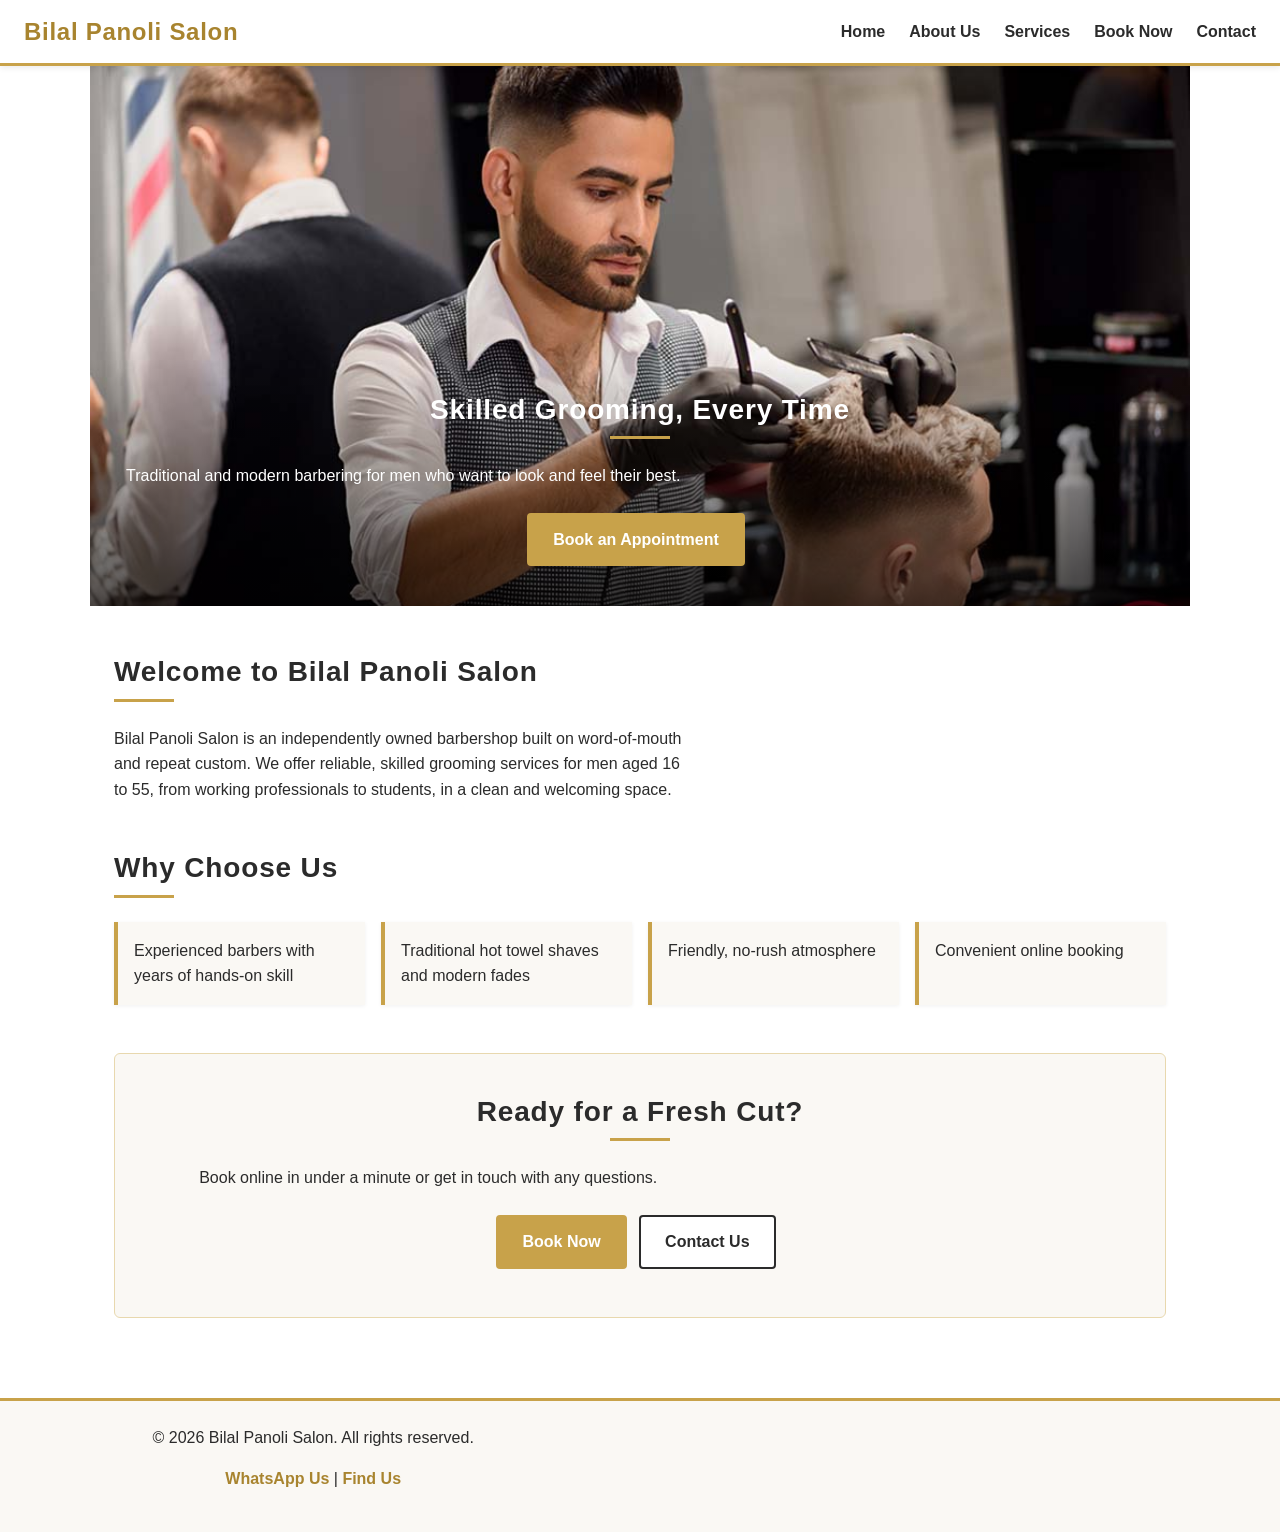
<file: index.html>
<!DOCTYPE html>
<html lang="en">
<head>
    <meta charset="UTF-8">
    <meta name="viewport" content="width=device-width, initial-scale=1.0">
    <title>Bilal Panoli Salon | Traditional & Modern Barbershop</title>
    <meta name="description" content="Bilal Panoli Salon is a local barbershop offering skilled haircuts, beard trims and shaves for men of all ages. Book your appointment today.">
    <meta name="keywords" content="barbershop, mens haircut, beard trim, hot towel shave, barber near me, Bilal Panoli Salon">
    <link rel="stylesheet" href="css/style.css">
</head>
<body>

    <header>
        <div class="logo">
            <h1>Bilal Panoli Salon</h1>
        </div>
        <nav>
            <ul>
                <li><a href="index.html">Home</a></li>
                <li><a href="about.html">About Us</a></li>
                <li><a href="services.html">Services</a></li>
                <li><a href="enquiry.html">Book Now</a></li>
                <li><a href="contact.html">Contact</a></li>
            </ul>
        </nav>
    </header>

    <main>

        <section class="hero">
            <img src="images/hero-barbershop.jpg" alt="Barber trimming a client's hair inside Bilal Panoli Salon">
            <div class="hero-text">
                <h2>Skilled Grooming, Every Time</h2>
                <p>Traditional and modern barbering for men who want to look and feel their best.</p>
                <a href="enquiry.html" class="cta-button">Book an Appointment</a>
            </div>
        </section>

        <section class="intro">
            <h2>Welcome to Bilal Panoli Salon</h2>
            <p>
                Bilal Panoli Salon is an independently owned barbershop built on word-of-mouth
                and repeat custom. We offer reliable, skilled grooming services for men aged
                16 to 55, from working professionals to students, in a clean and welcoming space.
            </p>
        </section>

        <section class="highlights">
            <h2>Why Choose Us</h2>
            <ul>
                <li>Experienced barbers with years of hands-on skill</li>
                <li>Traditional hot towel shaves and modern fades</li>
                <li>Friendly, no-rush atmosphere</li>
                <li>Convenient online booking</li>
            </ul>
        </section>

        <section class="cta-section">
            <h2>Ready for a Fresh Cut?</h2>
            <p>Book online in under a minute or get in touch with any questions.</p>
            <a href="enquiry.html" class="cta-button">Book Now</a>
            <a href="contact.html" class="cta-button secondary">Contact Us</a>
        </section>

    </main>

    <footer>
        <p>&copy; 2026 Bilal Panoli Salon. All rights reserved.</p>
        <p>
            <a href="https://wa.me/27000000000" target="_blank" rel="noopener">WhatsApp Us</a> |
            <a href="contact.html">Find Us</a>
        </p>
    </footer>

    <script src="js/script.js" defer></script>
</body>
</html>
</file>
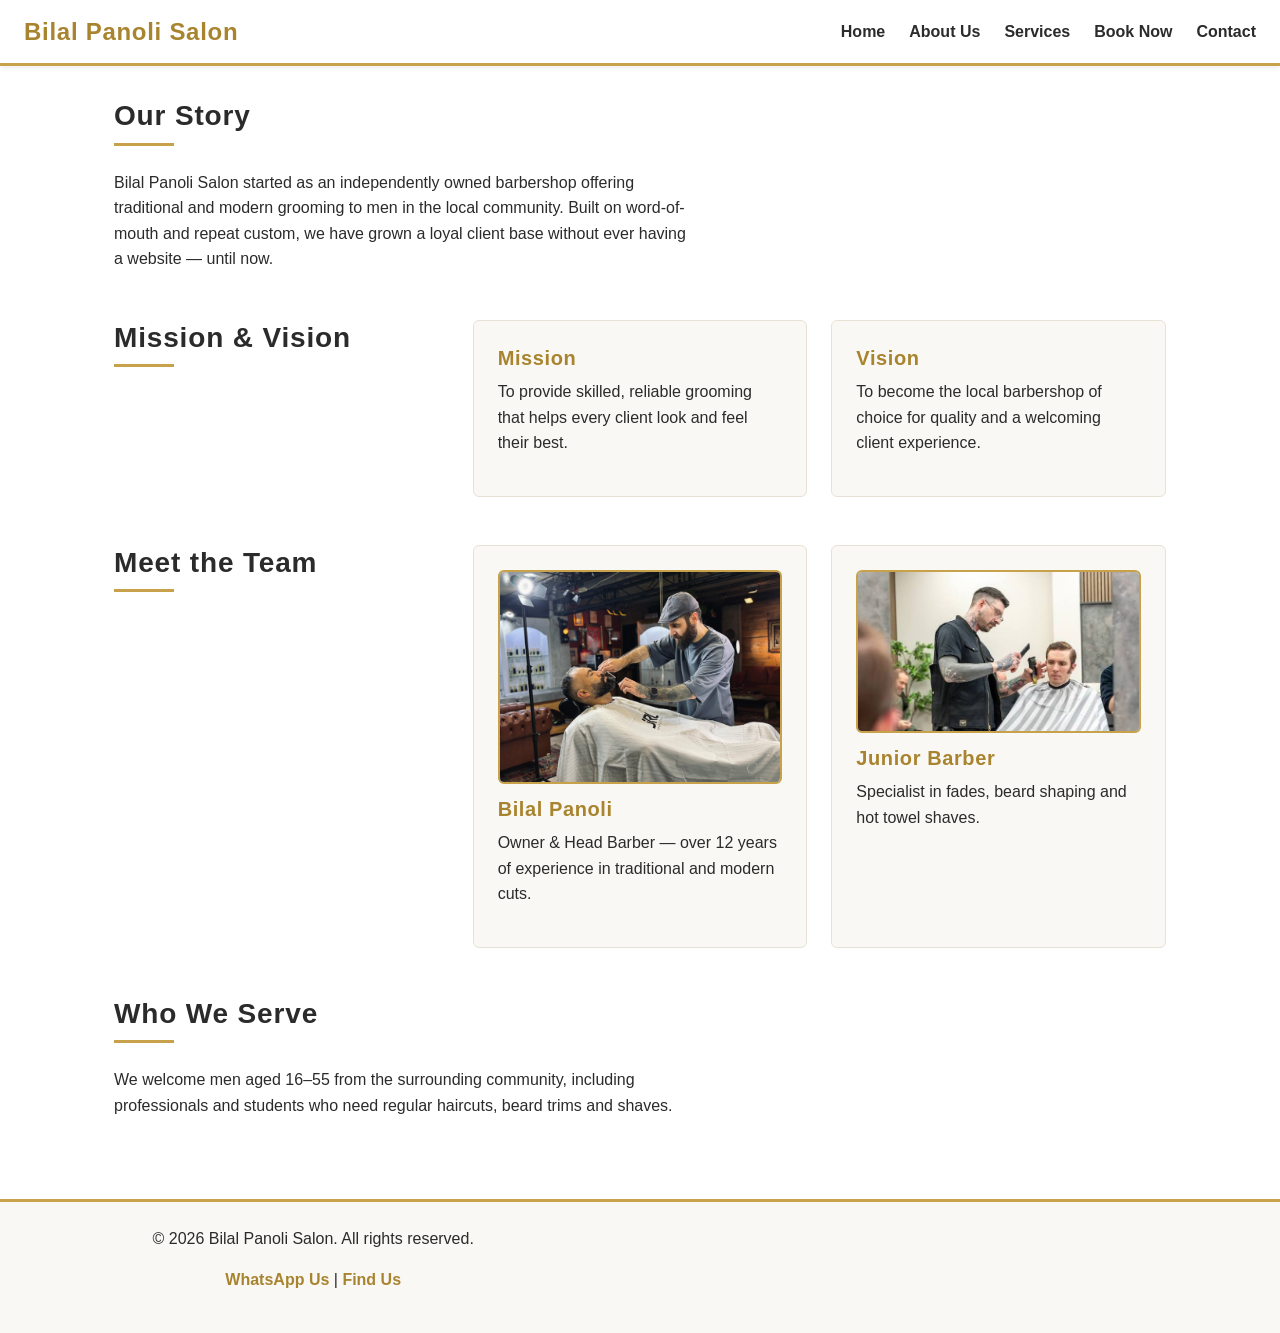
<file: About.html>
<!DOCTYPE html>
<html lang="en">
<head>
    <meta charset="UTF-8">
    <meta name="viewport" content="width=device-width, initial-scale=1.0">
    <title>About Us | Bilal Panoli Salon</title>
    <meta name="description" content="Learn about Bilal Panoli Salon's history, mission and the barbers behind the chair.">
    <link rel="stylesheet" href="css/style.css">
</head>
<body>

    <!-- ===== Site Header & Navigation ===== -->
    <header>
        <div class="logo">
            <h1>Bilal Panoli Salon</h1>
        </div>
        <nav>
            <ul>
                <li><a href="index.html">Home</a></li>
                <li><a href="about.html">About Us</a></li>
                <li><a href="services.html">Services</a></li>
                <li><a href="enquiry.html">Book Now</a></li>
                <li><a href="contact.html">Contact</a></li>
            </ul>
        </nav>
    </header>

    <main>

        <!-- Our story -->
        <section class="our-story">
            <h2>Our Story</h2>
            <p>
                Bilal Panoli Salon started as an independently owned barbershop offering
                traditional and modern grooming to men in the local community. Built on
                word-of-mouth and repeat custom, we have grown a loyal client base without
                ever having a website — until now.
            </p>
        </section>

        <!-- Mission and vision -->
        <section class="mission-vision">
            <h2>Mission &amp; Vision</h2>
            <article>
                <h3>Mission</h3>
                <p>To provide skilled, reliable grooming that helps every client look and feel their best.</p>
            </article>
            <article>
                <h3>Vision</h3>
                <p>To become the local barbershop of choice for quality and a welcoming client experience.</p>
            </article>
        </section>

        <!-- Meet the team -->
        <section class="team">
            <h2>Meet the Team</h2>
            <div class="team-member">
                <img src="images/barber-1.jpg" alt="Head barber Bilal Panoli standing in the shop" width="400">
                <h3>Bilal Panoli</h3>
                <p>Owner &amp; Head Barber &mdash; over 12 years of experience in traditional and modern cuts.</p>
            </div>
            <div class="team-member">
                <img src="images/barber-2.jpg" alt="Second barber at Bilal Panoli Salon" width="400">
                <h3>Junior Barber</h3>
                <p>Specialist in fades, beard shaping and hot towel shaves.</p>
            </div>
        </section>

        <!-- Who we serve -->
        <section class="audience">
            <h2>Who We Serve</h2>
            <p>
                We welcome men aged 16&ndash;55 from the surrounding community, including
                professionals and students who need regular haircuts, beard trims and shaves.
            </p>
        </section>

    </main>

    <!-- ===== Site Footer ===== -->
    <footer>
        <p>&copy; 2026 Bilal Panoli Salon. All rights reserved.</p>
        <p>
            <a href="https://wa.me/27000000000" target="_blank" rel="noopener">WhatsApp Us</a> |
            <a href="contact.html">Find Us</a>
        </p>
    </footer>

    <script src="js/script.js"></script>
</body>
</html>
</file>
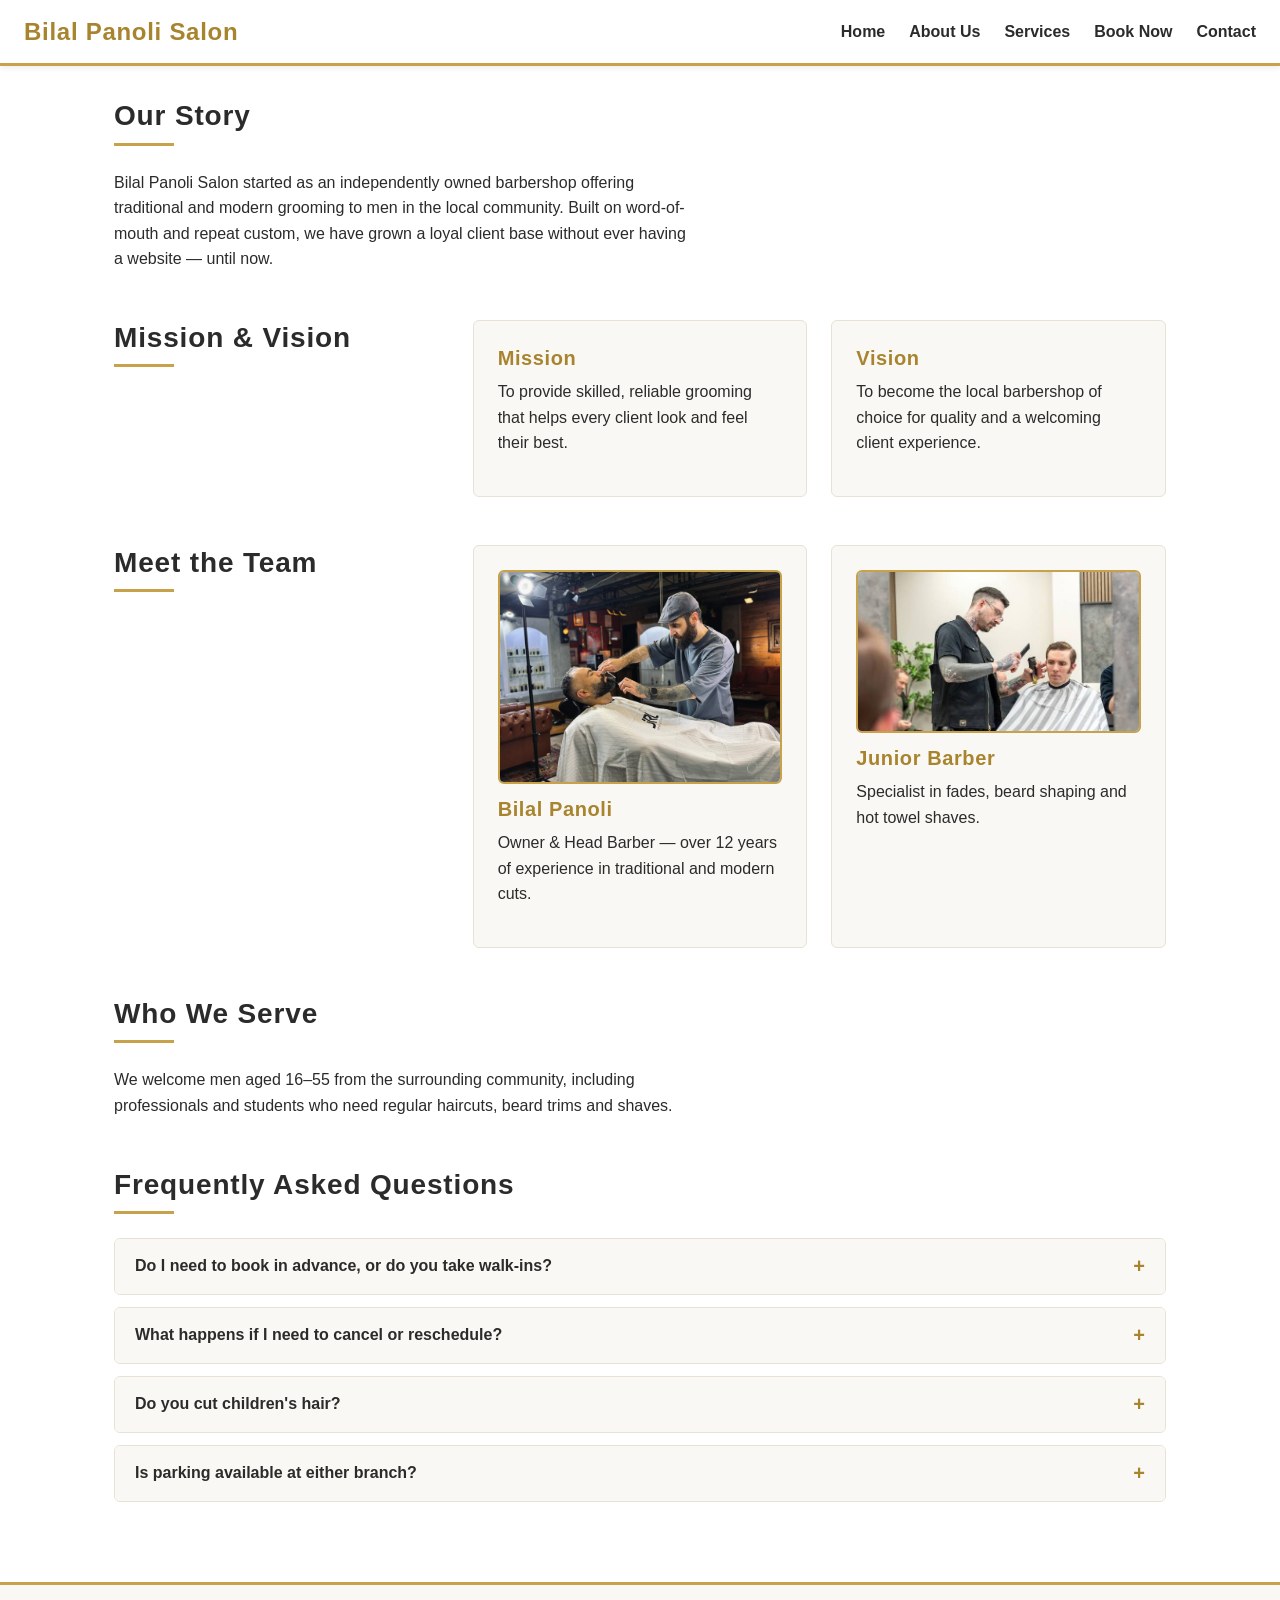
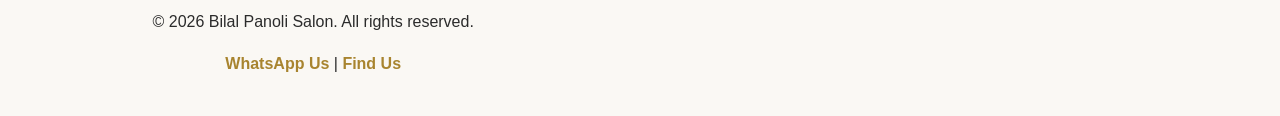
<file: about.html>
<!DOCTYPE html>
<html lang="en">
<head>
    <meta charset="UTF-8">
    <meta name="viewport" content="width=device-width, initial-scale=1.0">
    <title>About Us | Bilal Panoli Salon</title>
    <meta name="description" content="Learn about Bilal Panoli Salon's history, mission and the barbers behind the chair.">
    <meta name="keywords" content="about Bilal Panoli Salon, barbershop history, our barbers, local barbershop">
    <link rel="stylesheet" href="css/style.css">
</head>
<body>

    <header>
        <div class="logo">
            <h1>Bilal Panoli Salon</h1>
        </div>
        <nav>
            <ul>
                <li><a href="index.html">Home</a></li>
                <li><a href="about.html">About Us</a></li>
                <li><a href="services.html">Services</a></li>
                <li><a href="enquiry.html">Book Now</a></li>
                <li><a href="contact.html">Contact</a></li>
            </ul>
        </nav>
    </header>

    <main>

        <section class="our-story">
            <h2>Our Story</h2>
            <p>
                Bilal Panoli Salon started as an independently owned barbershop offering
                traditional and modern grooming to men in the local community. Built on
                word-of-mouth and repeat custom, we have grown a loyal client base without
                ever having a website — until now.
            </p>
        </section>

        <section class="mission-vision">
            <h2>Mission &amp; Vision</h2>
            <article>
                <h3>Mission</h3>
                <p>To provide skilled, reliable grooming that helps every client look and feel their best.</p>
            </article>
            <article>
                <h3>Vision</h3>
                <p>To become the local barbershop of choice for quality and a welcoming client experience.</p>
            </article>
        </section>

        <section class="team">
            <h2>Meet the Team</h2>
            <div class="team-member">
                <img src="images/barber-1.jpg" alt="Head barber Bilal Panoli standing in the shop" loading="lazy">
                <h3>Bilal Panoli</h3>
                <p>Owner &amp; Head Barber &mdash; over 12 years of experience in traditional and modern cuts.</p>
            </div>
            <div class="team-member">
                <img src="images/barber-2.jpg" alt="Second barber at Bilal Panoli Salon" loading="lazy">
                <h3>Junior Barber</h3>
                <p>Specialist in fades, beard shaping and hot towel shaves.</p>
            </div>
        </section>

        <section class="audience">
            <h2>Who We Serve</h2>
            <p>
                We welcome men aged 16&ndash;55 from the surrounding community, including
                professionals and students who need regular haircuts, beard trims and shaves.
            </p>
        </section>

        <!-- FAQ accordion: interactive element built in Part 3 with JavaScript -->
        <section class="faq">
            <h2>Frequently Asked Questions</h2>

            <div class="faq-item">
                <button class="faq-question" aria-expanded="false">
                    Do I need to book in advance, or do you take walk-ins?
                </button>
                <div class="faq-answer">
                    <p>Walk-ins are always welcome, but booking online guarantees your slot and avoids any wait, especially on Saturdays.</p>
                </div>
            </div>

            <div class="faq-item">
                <button class="faq-question" aria-expanded="false">
                    What happens if I need to cancel or reschedule?
                </button>
                <div class="faq-answer">
                    <p>Just give us a call or WhatsApp message at least 2 hours before your appointment and we'll happily move it to another time.</p>
                </div>
            </div>

            <div class="faq-item">
                <button class="faq-question" aria-expanded="false">
                    Do you cut children's hair?
                </button>
                <div class="faq-answer">
                    <p>Yes — we offer a dedicated kids haircut service for children under 12. See our Services page for pricing.</p>
                </div>
            </div>

            <div class="faq-item">
                <button class="faq-question" aria-expanded="false">
                    Is parking available at either branch?
                </button>
                <div class="faq-answer">
                    <p>Yes, both the City Centre and Suburb Mall branches have free customer parking right outside.</p>
                </div>
            </div>

        </section>

    </main>

    <footer>
        <p>&copy; 2026 Bilal Panoli Salon. All rights reserved.</p>
        <p>
            <a href="https://wa.me/27000000000" target="_blank" rel="noopener">WhatsApp Us</a> |
            <a href="contact.html">Find Us</a>
        </p>
    </footer>

    <script src="js/script.js" defer></script>
</body>
</html>
</file>
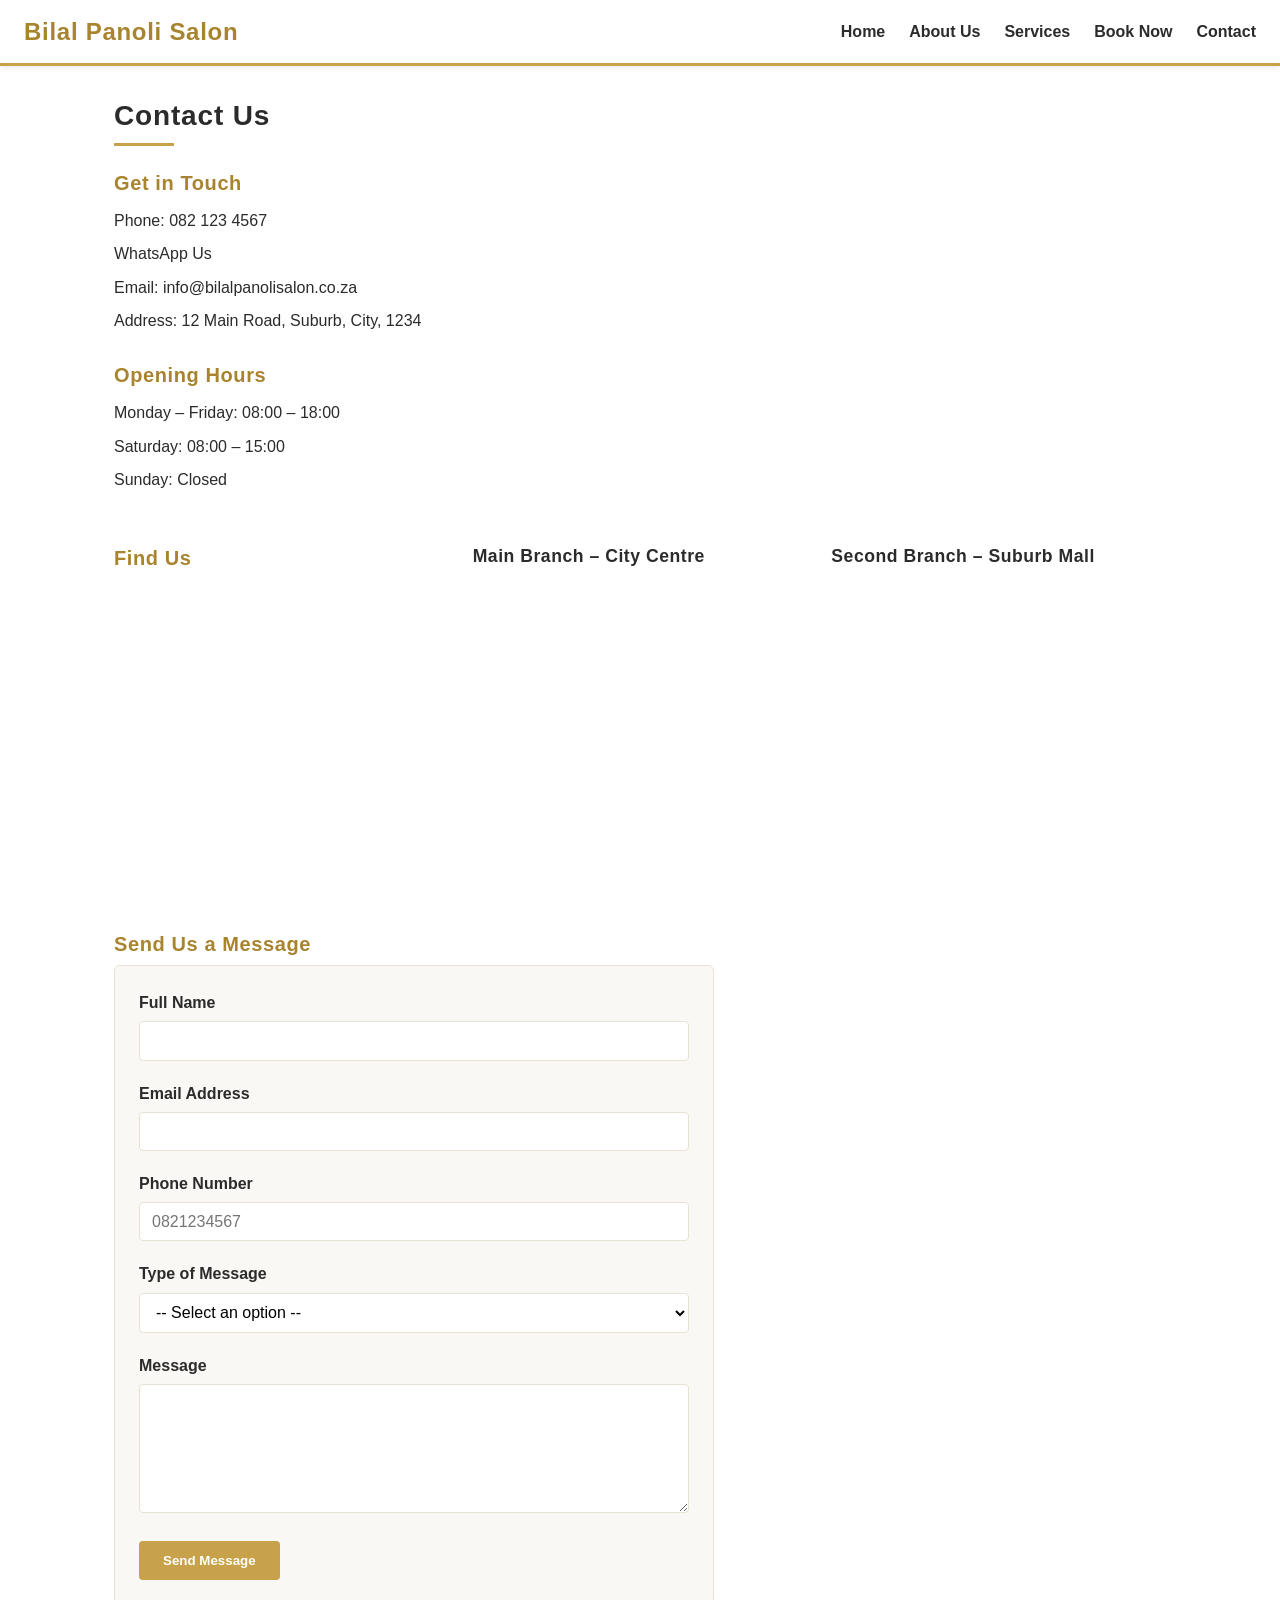
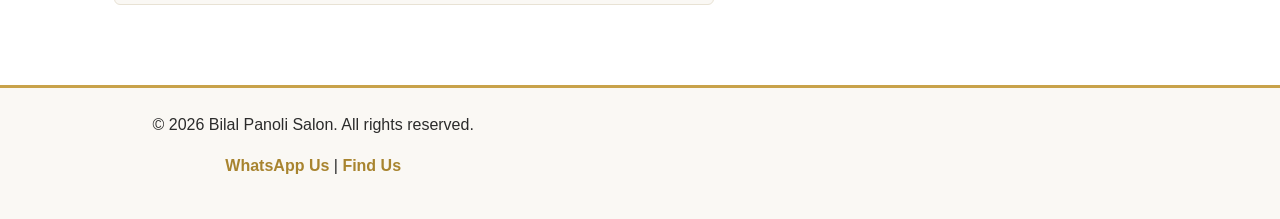
<file: Contact.html>
<!DOCTYPE html>
<html lang="en">
<head>
    <meta charset="UTF-8">
    <meta name="viewport" content="width=device-width, initial-scale=1.0">
    <title>Contact Us | Bilal Panoli Salon</title>
    <meta name="description" content="Get in touch with Bilal Panoli Salon by phone, WhatsApp or the contact form. Find our location on the map.">
    <link rel="stylesheet" href="css/style.css">
</head>
<body>

    <!-- ===== Site Header & Navigation ===== -->
    <header>
        <div class="logo">
            <h1>Bilal Panoli Salon</h1>
        </div>
        <nav>
            <ul>
                <li><a href="index.html">Home</a></li>
                <li><a href="about.html">About Us</a></li>
                <li><a href="services.html">Services</a></li>
                <li><a href="enquiry.html">Book Now</a></li>
                <li><a href="contact.html">Contact</a></li>
            </ul>
        </nav>
    </header>

    <main>

        <h2>Contact Us</h2>

        <!-- Basic contact details -->
        <section class="contact-details">
            <h3>Get in Touch</h3>
            <ul>
                <li>Phone: 082 123 4567</li>
                <li><a href="https://wa.me/27000000000" target="_blank" rel="noopener">WhatsApp Us</a></li>
                <li>Email: info@bilalpanolisalon.co.za</li>
                <li>Address: 12 Main Road, Suburb, City, 1234</li>
            </ul>
            <h3>Opening Hours</h3>
            <ul>
                <li>Monday &ndash; Friday: 08:00 &ndash; 18:00</li>
                <li>Saturday: 08:00 &ndash; 15:00</li>
                <li>Sunday: Closed</li>
            </ul>
        </section>

        <!-- Two locations shown on embedded maps, as required by the brief -->
        <section class="locations">
            <h3>Find Us</h3>
            <div class="map-container">
                <h4>Main Branch &ndash; City Centre</h4>
                <iframe
                    title="Bilal Panoli Salon main branch location map"
                    src="https://www.google.com/maps?q=City+Centre&output=embed"
                    width="100%" height="300" style="border:0;" loading="lazy">
                </iframe>
            </div>
            <div class="map-container">
                <h4>Second Branch &ndash; Suburb Mall</h4>
                <iframe
                    title="Bilal Panoli Salon second branch location map"
                    src="https://www.google.com/maps?q=Suburb+Mall&output=embed"
                    width="100%" height="300" style="border:0;" loading="lazy">
                </iframe>
            </div>
        </section>

        <!-- General contact form. JavaScript validation and email
             processing will be added in Part 3. -->
        <section class="contact-form">
            <h3>Send Us a Message</h3>
            <form action="#" method="post" id="contact-form">

                <div class="form-group">
                    <label for="c-full-name">Full Name</label>
                    <input type="text" id="c-full-name" name="full-name" required minlength="2">
                </div>

                <div class="form-group">
                    <label for="c-email">Email Address</label>
                    <input type="email" id="c-email" name="email" required>
                </div>

                <div class="form-group">
                    <label for="c-phone">Phone Number</label>
                    <input type="tel" id="c-phone" name="phone" pattern="[0-9]{10}" placeholder="0821234567">
                </div>

                <div class="form-group">
                    <label for="message-type">Type of Message</label>
                    <select id="message-type" name="message-type" required>
                        <option value="">-- Select an option --</option>
                        <option value="general">General Enquiry</option>
                        <option value="feedback">Feedback</option>
                        <option value="complaint">Complaint</option>
                        <option value="other">Other</option>
                    </select>
                </div>

                <div class="form-group">
                    <label for="message">Message</label>
                    <textarea id="message" name="message" rows="6" required minlength="10"></textarea>
                </div>

                <button type="submit">Send Message</button>

            </form>
        </section>

    </main>

    <!-- ===== Site Footer ===== -->
    <footer>
        <p>&copy; 2026 Bilal Panoli Salon. All rights reserved.</p>
        <p>
            <a href="https://wa.me/27000000000" target="_blank" rel="noopener">WhatsApp Us</a> |
            <a href="contact.html">Find Us</a>
        </p>
    </footer>

    <script src="js/script.js"></script>
</body>
</html>
</file>
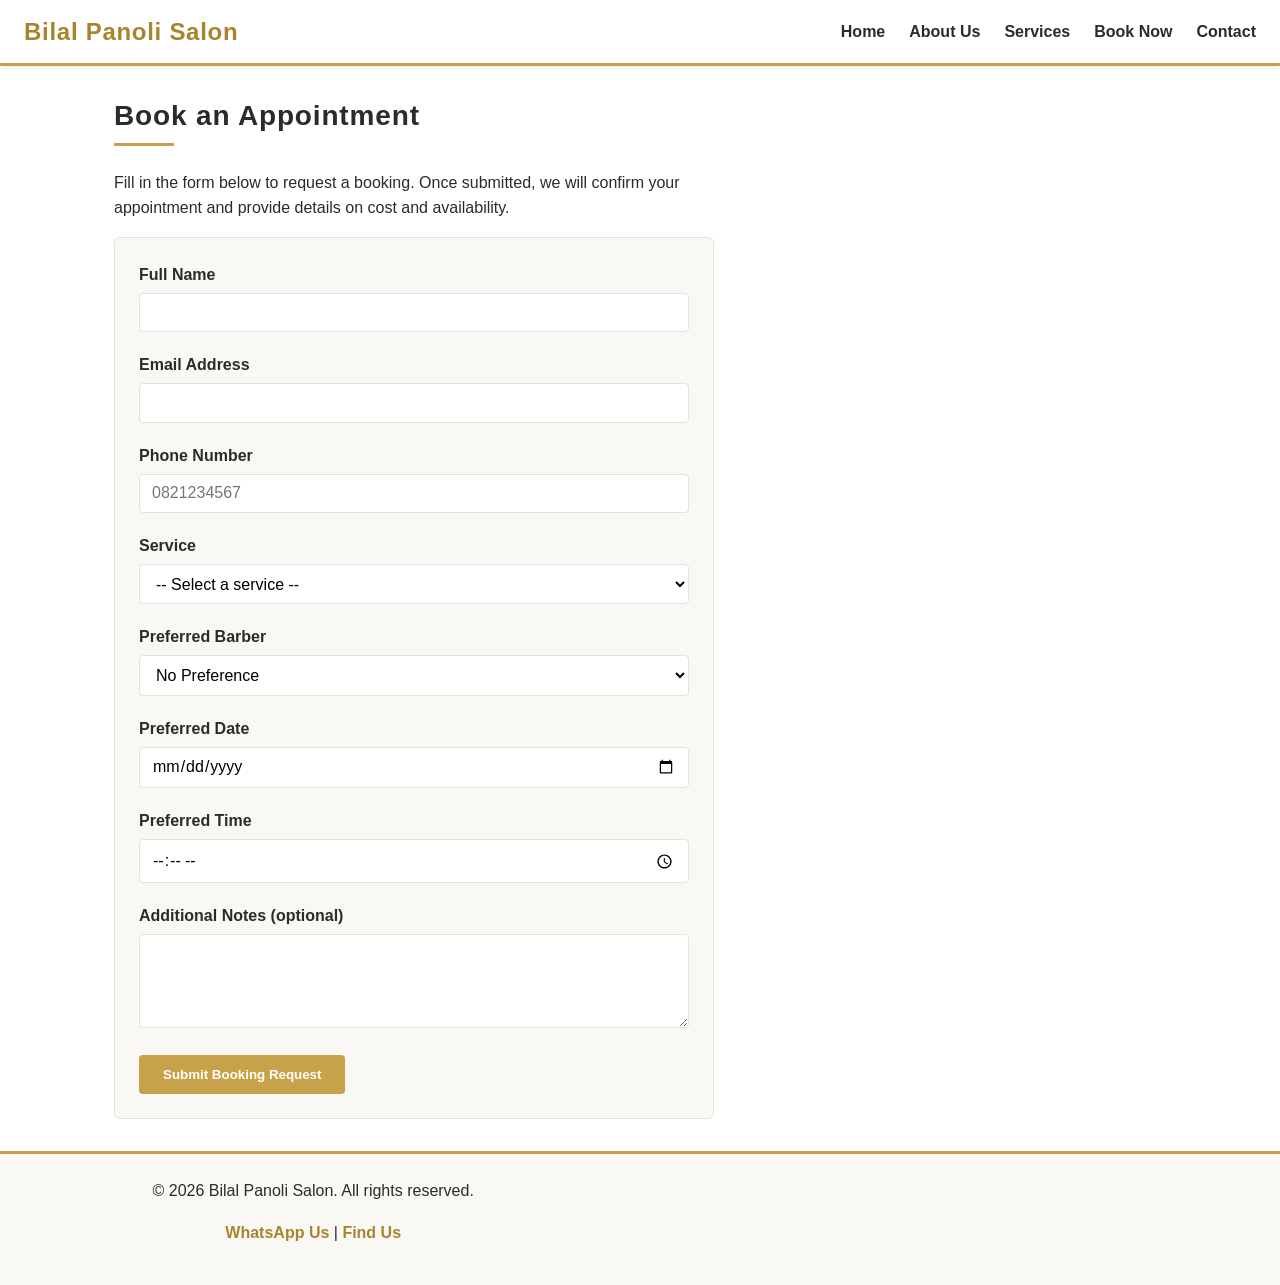
<file: Enquiry.html>
<!DOCTYPE html>
<html lang="en">
<head>
    <meta charset="UTF-8">
    <meta name="viewport" content="width=device-width, initial-scale=1.0">
    <title>Book an Appointment | Bilal Panoli Salon</title>
    <meta name="description" content="Book a haircut, beard trim or shave online at Bilal Panoli Salon. Choose your service, preferred barber, date and time.">
    <link rel="stylesheet" href="css/style.css">
</head>
<body>

    <!-- ===== Site Header & Navigation ===== -->
    <header>
        <div class="logo">
            <h1>Bilal Panoli Salon</h1>
        </div>
        <nav>
            <ul>
                <li><a href="index.html">Home</a></li>
                <li><a href="about.html">About Us</a></li>
                <li><a href="services.html">Services</a></li>
                <li><a href="enquiry.html">Book Now</a></li>
                <li><a href="contact.html">Contact</a></li>
            </ul>
        </nav>
    </header>

    <main>

        <h2>Book an Appointment</h2>
        <p>
            Fill in the form below to request a booking. Once submitted, we will
            confirm your appointment and provide details on cost and availability.
        </p>

        <!-- Booking / enquiry form. JavaScript validation and a processed
             response will be added in Part 3. The action attribute is a
             placeholder to be pointed at a real endpoint later. -->
        <form action="#" method="post" id="enquiry-form">

            <div class="form-group">
                <label for="full-name">Full Name</label>
                <input type="text" id="full-name" name="full-name" required minlength="2">
            </div>

            <div class="form-group">
                <label for="email">Email Address</label>
                <input type="email" id="email" name="email" required>
            </div>

            <div class="form-group">
                <label for="phone">Phone Number</label>
                <input type="tel" id="phone" name="phone" pattern="[0-9]{10}" placeholder="0821234567" required>
            </div>

            <div class="form-group">
                <label for="service">Service</label>
                <select id="service" name="service" required>
                    <option value="">-- Select a service --</option>
                    <option value="classic-haircut">Classic Haircut</option>
                    <option value="skin-fade">Skin Fade</option>
                    <option value="beard-trim">Beard Trim &amp; Shape</option>
                    <option value="hot-towel-shave">Traditional Hot Towel Shave</option>
                    <option value="full-package">Full Package</option>
                </select>
            </div>

            <div class="form-group">
                <label for="barber">Preferred Barber</label>
                <select id="barber" name="barber">
                    <option value="no-preference">No Preference</option>
                    <option value="bilal">Bilal Panoli</option>
                    <option value="junior-barber">Junior Barber</option>
                </select>
            </div>

            <div class="form-group">
                <label for="date">Preferred Date</label>
                <input type="date" id="date" name="date" required>
            </div>

            <div class="form-group">
                <label for="time">Preferred Time</label>
                <input type="time" id="time" name="time" required>
            </div>

            <div class="form-group">
                <label for="notes">Additional Notes (optional)</label>
                <textarea id="notes" name="notes" rows="4"></textarea>
            </div>

            <!-- Space reserved for a JavaScript-generated response
                 (e.g. estimated cost / availability) in Part 3 -->
            <div id="enquiry-response" aria-live="polite"></div>

            <button type="submit">Submit Booking Request</button>

        </form>

    </main>

    <!-- ===== Site Footer ===== -->
    <footer>
        <p>&copy; 2026 Bilal Panoli Salon. All rights reserved.</p>
        <p>
            <a href="https://wa.me/27000000000" target="_blank" rel="noopener">WhatsApp Us</a> |
            <a href="contact.html">Find Us</a>
        </p>
    </footer>

    <script src="js/script.js"></script>
</body>
</html>
</file>
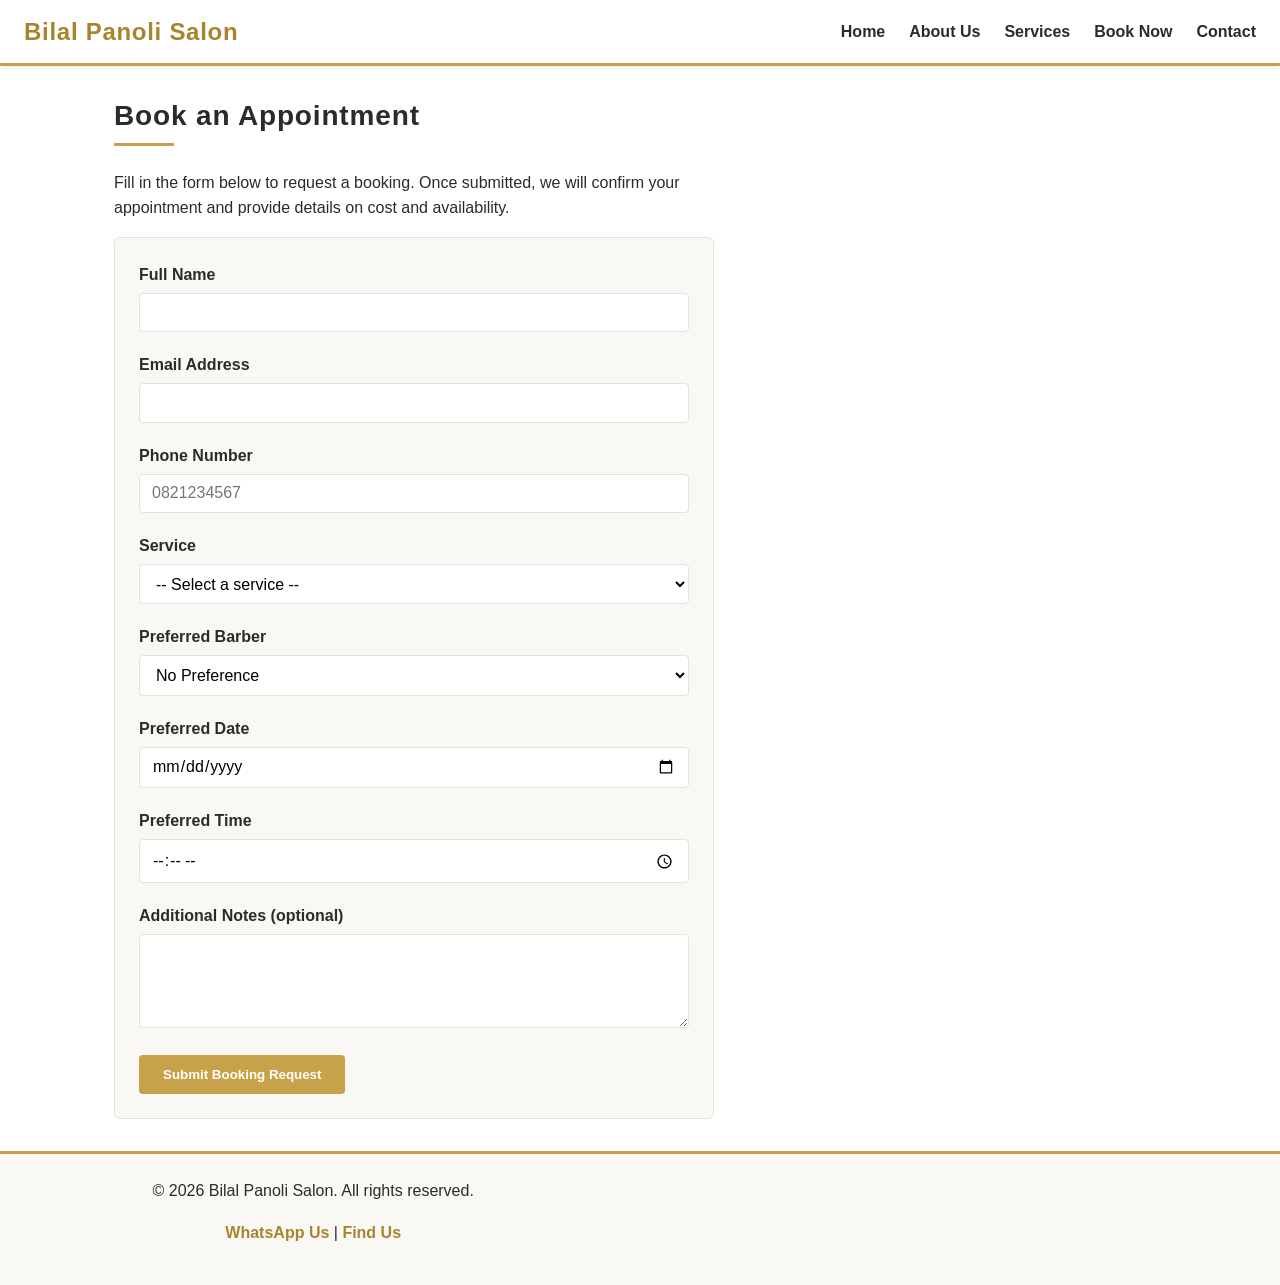
<file: enquiry.html>
<!DOCTYPE html>
<html lang="en">
<head>
    <meta charset="UTF-8">
    <meta name="viewport" content="width=device-width, initial-scale=1.0">
    <title>Book an Appointment | Bilal Panoli Salon</title>
    <meta name="description" content="Book a haircut, beard trim or shave online at Bilal Panoli Salon. Choose your service, preferred barber, date and time.">
    <meta name="keywords" content="book haircut, barber appointment, salon booking, barbershop enquiry">
    <link rel="stylesheet" href="css/style.css">
</head>
<body>

    <header>
        <div class="logo">
            <h1>Bilal Panoli Salon</h1>
        </div>
        <nav>
            <ul>
                <li><a href="index.html">Home</a></li>
                <li><a href="about.html">About Us</a></li>
                <li><a href="services.html">Services</a></li>
                <li><a href="enquiry.html">Book Now</a></li>
                <li><a href="contact.html">Contact</a></li>
            </ul>
        </nav>
    </header>

    <main>

        <h2>Book an Appointment</h2>
        <p>
            Fill in the form below to request a booking. Once submitted, we will
            confirm your appointment and provide details on cost and availability.
        </p>

        <!-- Booking / enquiry form. Validated and processed by js/script.js
             (Part 3): checks each field, then displays an estimated cost
             and confirms the requested barber, date and time below. -->
        <form action="#" method="post" id="enquiry-form" novalidate>

            <div class="form-group">
                <label for="full-name">Full Name</label>
                <input type="text" id="full-name" name="full-name" required minlength="2">
            </div>

            <div class="form-group">
                <label for="email">Email Address</label>
                <input type="email" id="email" name="email" required>
            </div>

            <div class="form-group">
                <label for="phone">Phone Number</label>
                <input type="tel" id="phone" name="phone" pattern="[0-9]{10}" placeholder="0821234567" required>
            </div>

            <div class="form-group">
                <label for="service">Service</label>
                <select id="service" name="service" required>
                    <option value="">-- Select a service --</option>
                    <option value="classic-haircut">Classic Haircut</option>
                    <option value="skin-fade">Skin Fade</option>
                    <option value="beard-trim">Beard Trim &amp; Shape</option>
                    <option value="hot-towel-shave">Traditional Hot Towel Shave</option>
                    <option value="full-package">Full Package</option>
                </select>
            </div>

            <div class="form-group">
                <label for="barber">Preferred Barber</label>
                <select id="barber" name="barber">
                    <option value="no-preference">No Preference</option>
                    <option value="bilal">Bilal Panoli</option>
                    <option value="junior-barber">Junior Barber</option>
                </select>
            </div>

            <div class="form-group">
                <label for="date">Preferred Date</label>
                <input type="date" id="date" name="date" required>
            </div>

            <div class="form-group">
                <label for="time">Preferred Time</label>
                <input type="time" id="time" name="time" required>
            </div>

            <div class="form-group">
                <label for="notes">Additional Notes (optional)</label>
                <textarea id="notes" name="notes" rows="4"></textarea>
            </div>

            <!-- Filled in dynamically by js/script.js once the form is
                 validated and "processed" -->
            <div id="enquiry-response" aria-live="polite"></div>

            <button type="submit">Submit Booking Request</button>

        </form>

    </main>

    <footer>
        <p>&copy; 2026 Bilal Panoli Salon. All rights reserved.</p>
        <p>
            <a href="https://wa.me/27000000000" target="_blank" rel="noopener">WhatsApp Us</a> |
            <a href="contact.html">Find Us</a>
        </p>
    </footer>

    <script src="js/script.js" defer></script>
</body>
</html>
</file>
<file: css/style.css>
/* ==========================================================
   Bilal Panoli Salon — Stylesheet
   Part 2: CSS Styling for Desktop Solution & Responsive Design
   Colour scheme: White & Gold
   ========================================================== */

/* ----------------------------------------------------------
   1. CSS Reset / Base Styles
   ---------------------------------------------------------- */
* {
    margin: 0;
    padding: 0;
    box-sizing: border-box;
}


html {
    scroll-behavior: smooth;
}

body {
    font-family: 'Helvetica Neue', Arial, sans-serif;
    font-size: 1rem;
    line-height: 1.6;
    color: #2b2b2b;
    background-color: #ffffff;
}

img {
    max-width: 100%;
    height: auto;
    display: block;
}

ul {
    list-style: none;
}

a {
    text-decoration: none;
    color: inherit;
}

/* ----------------------------------------------------------
   2. Colour Variables (white / gold theme)
   ---------------------------------------------------------- */
:root {
    --white: #ffffff;
    --off-white: #faf8f4;
    --gold: #c8a24a;
    --gold-light: #e8d8ae;
    --gold-dark: #a8842f;
    --text-dark: #2b2b2b;
    --border-light: #e8e2d4;
}

/* ----------------------------------------------------------
   3. Typography
   ---------------------------------------------------------- */
h1, h2, h3, h4 {
    font-family: 'Poppins', 'Helvetica Neue', Arial, sans-serif;
    font-weight: 700;
    letter-spacing: 0.03em;
    color: var(--text-dark);
    line-height: 1.3;
}

h1 {
    font-size: 2rem;
}

h2 {
    font-size: 1.75rem;
    margin-bottom: 1rem;
    position: relative;
    padding-bottom: 0.5rem;
}

h2::after {
    content: "";
    display: block;
    width: 60px;
    height: 3px;
    background-color: var(--gold);
    margin-top: 0.5rem;
}

h3 {
    font-size: 1.25rem;
    margin-bottom: 0.5rem;
    color: var(--gold-dark);
}

h4 {
    font-size: 1.1rem;
    margin-bottom: 0.5rem;
}

p {
    margin-bottom: 1rem;
    max-width: 65ch;
}

/* ----------------------------------------------------------
   4. Header & Navigation
   ---------------------------------------------------------- */
header {
    background-color: var(--white);
    color: var(--text-dark);
    display: flex;
    flex-wrap: wrap;
    align-items: center;
    justify-content: space-between;
    padding: 1rem 1.5rem;
    position: sticky;
    top: 0;
    z-index: 100;
    border-bottom: 3px solid var(--gold);
    box-shadow: 0 2px 6px rgba(0, 0, 0, 0.08);
}

header .logo h1 {
    color: var(--gold-dark);
    font-size: 1.5rem;
    margin: 0;
}

nav ul {
    display: flex;
    flex-wrap: wrap;
    gap: 1.5rem;
}

nav a {
    color: var(--text-dark);
    font-weight: 600;
    padding: 0.25rem 0;
    border-bottom: 2px solid transparent;
    transition: border-color 0.2s ease, color 0.2s ease;
}

nav a:hover,
nav a:focus {
    color: var(--gold-dark);
    border-bottom-color: var(--gold);
}

nav a:active {
    color: var(--gold-dark);
}

/* ----------------------------------------------------------
   5. Main Layout
   ---------------------------------------------------------- */
main {
    max-width: 1100px;
    margin: 0 auto;
    padding: 2rem 1.5rem;
}

section {
    margin-bottom: 3rem;
}

/* Hero section (index.html) */
.hero {
    position: relative;
    margin: -2rem -1.5rem 3rem -1.5rem;
}

.hero img {
    width: 100%;
    height: 60vh;
    object-fit: cover;
}

.hero-text {
    position: absolute;
    bottom: 0;
    left: 0;
    right: 0;
    background: linear-gradient(to top, rgba(0, 0, 0, 0.65), transparent);
    color: var(--white);
    padding: 2rem 1.5rem;
    text-align: center;
}

.hero-text h2 {
    color: var(--white);
}

.hero-text h2::after {
    background-color: var(--gold);
    margin-left: auto;
    margin-right: auto;
}

/* Highlights list */
.highlights ul {
    display: grid;
    grid-template-columns: repeat(auto-fit, minmax(200px, 1fr));
    gap: 1rem;
}

.highlights li {
    background-color: var(--off-white);
    border-left: 4px solid var(--gold);
    padding: 1rem;
    box-shadow: 0 1px 4px rgba(0, 0, 0, 0.06);
}

/* Mission & Vision / Team grids */
.mission-vision,
.team {
    display: grid;
    grid-template-columns: repeat(auto-fit, minmax(240px, 1fr));
    gap: 1.5rem;
}

.mission-vision article,
.team-member {
    background-color: var(--off-white);
    padding: 1.5rem;
    border-radius: 6px;
    border: 1px solid var(--border-light);
}

.team-member img {
    border-radius: 6px;
    margin-bottom: 0.75rem;
    border: 2px solid var(--gold);
}

/* ----------------------------------------------------------
   6. Buttons / Calls to Action
   ---------------------------------------------------------- */
.cta-button {
    display: inline-block;
    background-color: var(--gold);
    color: var(--white);
    font-weight: 700;
    padding: 0.75rem 1.5rem;
    border-radius: 4px;
    margin: 0.5rem 0.5rem 0.5rem 0;
    border: 2px solid var(--gold);
    transition: background-color 0.2s ease, color 0.2s ease, transform 0.15s ease;
}

.cta-button:hover,
.cta-button:focus {
    background-color: var(--white);
    color: var(--gold-dark);
    transform: translateY(-2px);
}

.cta-button:active {
    transform: translateY(0);
}

.cta-button.secondary {
    background-color: var(--white);
    color: var(--text-dark);
    border-color: var(--text-dark);
}

.cta-button.secondary:hover,
.cta-button.secondary:focus {
    background-color: var(--text-dark);
    color: var(--white);
    border-color: var(--text-dark);
}

.cta-section {
    text-align: center;
    background-color: var(--off-white);
    color: var(--text-dark);
    padding: 2.5rem 1.5rem;
    border-radius: 6px;
    border: 1px solid var(--gold-light);
}

.cta-section h2::after {
    margin-left: auto;
    margin-right: auto;
}

/* ----------------------------------------------------------
   7. Services Page — Tables & Gallery
   ---------------------------------------------------------- */
.service-category {
    margin-bottom: 2rem;
}

table {
    width: 100%;
    border-collapse: collapse;
    background-color: var(--white);
    border: 1px solid var(--border-light);
}

thead {
    background-color: var(--gold);
    color: var(--white);
}

th, td {
    text-align: left;
    padding: 0.75rem 1rem;
    border-bottom: 1px solid var(--border-light);
}

tbody tr:hover {
    background-color: var(--off-white);
}

.gallery-grid {
    display: grid;
    grid-template-columns: repeat(auto-fit, minmax(180px, 1fr));
    gap: 0.75rem;
}

.gallery-grid img {
    border-radius: 4px;
    aspect-ratio: 4 / 3;
    object-fit: cover;
    cursor: pointer;
    border: 1px solid var(--border-light);
    transition: opacity 0.2s ease, border-color 0.2s ease;
}

.gallery-grid img:hover {
    opacity: 0.85;
    border-color: var(--gold);
}

/* ----------------------------------------------------------
   8. Forms (enquiry.html & contact.html)
   ---------------------------------------------------------- */
form {
    background-color: var(--off-white);
    padding: 1.5rem;
    border-radius: 6px;
    border: 1px solid var(--border-light);
    max-width: 600px;
}

.form-group {
    margin-bottom: 1.25rem;
}

label {
    display: block;
    font-weight: 600;
    margin-bottom: 0.35rem;
}

input,
select,
textarea {
    width: 100%;
    padding: 0.6rem 0.75rem;
    border: 1px solid var(--border-light);
    border-radius: 4px;
    font-size: 1rem;
    font-family: inherit;
    background-color: var(--white);
    transition: border-color 0.2s ease, box-shadow 0.2s ease;
}

input:focus,
select:focus,
textarea:focus {
    outline: none;
    border-color: var(--gold);
    box-shadow: 0 0 0 3px rgba(200, 162, 74, 0.25);
}

button[type="submit"] {
    background-color: var(--gold);
    color: var(--white);
    font-weight: 700;
    border: none;
    padding: 0.75rem 1.5rem;
    border-radius: 4px;
    cursor: pointer;
    transition: background-color 0.2s ease;
}

button[type="submit"]:hover,
button[type="submit"]:focus {
    background-color: var(--gold-dark);
}

button[type="submit"]:active {
    transform: translateY(1px);
}

/* ----------------------------------------------------------
   9. Contact Page — Details & Maps
   ---------------------------------------------------------- */
.contact-details ul {
    margin-bottom: 1.5rem;
}

.contact-details li {
    padding: 0.25rem 0;
}

.locations {
    display: grid;
    grid-template-columns: repeat(auto-fit, minmax(280px, 1fr));
    gap: 1.5rem;
}

.map-container iframe {
    width: 100%;
    border-radius: 6px;
    border: 1px solid var(--border-light);
}

/* ----------------------------------------------------------
   10. Footer
   ---------------------------------------------------------- */
footer {
    background-color: var(--off-white);
    color: var(--text-dark);
    text-align: center;
    padding: 1.5rem;
    border-top: 3px solid var(--gold);
}

footer a {
    color: var(--gold-dark);
    font-weight: 600;
    transition: color 0.2s ease;
}

footer a:hover,
footer a:focus {
    color: var(--text-dark);
}

/* ==========================================================
   11. Responsive Design — Breakpoints
   Desktop-first: base styles above target desktop screens.
   Tablet breakpoint: max-width 768px
   Mobile breakpoint:  max-width 480px
   ========================================================== */

/* ---------- Tablet (<= 768px) ---------- */
@media screen and (max-width: 768px) {

    header {
        flex-direction: column;
        align-items: flex-start;
        gap: 0.75rem;
    }

    nav ul {
        gap: 1rem;
        width: 100%;
        justify-content: space-between;
    }

    main {
        padding: 1.5rem 1rem;
    }

    .hero {
        margin: -1.5rem -1rem 2rem -1rem;
    }

    .hero img {
        height: 45vh;
    }

    h1 {
        font-size: 1.6rem;
    }

    h2 {
        font-size: 1.4rem;
    }

    .mission-vision,
    .team,
    .locations {
        grid-template-columns: 1fr;
    }

    table, thead, tbody, th, td, tr {
        display: block;
    }

    thead {
        display: none;
    }

    tbody tr {
        margin-bottom: 0.75rem;
        border: 1px solid var(--border-light);
        border-radius: 4px;
        overflow: hidden;
    }

    td {
        border-bottom: none;
        padding: 0.5rem 1rem;
    }

    td::before {
        content: attr(data-label);
        font-weight: 700;
        color: var(--gold-dark);
        display: inline-block;
        width: 45%;
    }
}

/* ---------- Mobile (<= 480px) ---------- */
@media screen and (max-width: 480px) {

    body {
        font-size: 0.95rem;
    }

    nav ul {
        flex-direction: column;
        gap: 0.5rem;
    }

    .cta-button {
        display: block;
        text-align: center;
        width: 100%;
        margin: 0.5rem 0;
    }

    .hero img {
        height: 35vh;
    }

    .hero-text {
        padding: 1.25rem 1rem;
    }

    form {
        padding: 1rem;
    }
}
/* ==========================================================
   Part 3 Additions — Interactivity Support Styles
   Append this block to the end of your existing css/style.css
   ========================================================== */

/* ---------- Scroll-in animation ---------- */
.fade-in-section {
    opacity: 0;
    transform: translateY(24px);
    transition: opacity 0.6s ease, transform 0.6s ease;
}

.fade-in-section.is-visible {
    opacity: 1;
    transform: translateY(0);
}

/* ---------- FAQ Accordion ---------- */
.faq-item {
    border: 1px solid var(--border-light);
    border-radius: 6px;
    margin-bottom: 0.75rem;
    overflow: hidden;
}

.faq-question {
    width: 100%;
    text-align: left;
    background-color: var(--off-white);
    border: none;
    padding: 1rem 1.25rem;
    font-weight: 700;
    font-size: 1rem;
    cursor: pointer;
    display: flex;
    justify-content: space-between;
    align-items: center;
    color: var(--text-dark);
}

.faq-question::after {
    content: "+";
    font-size: 1.25rem;
    color: var(--gold-dark);
    transition: transform 0.2s ease;
}

.faq-item.open .faq-question::after {
    transform: rotate(45deg);
}

.faq-question:hover,
.faq-question:focus {
    background-color: var(--gold-light);
}

.faq-answer {
    max-height: 0;
    overflow: hidden;
    transition: max-height 0.3s ease;
    padding: 0 1.25rem;
}

.faq-item.open .faq-answer {
    padding: 0.75rem 1.25rem 1rem;
}

/* ---------- Gallery Lightbox ---------- */
.lightbox {
    display: none;
    position: fixed;
    inset: 0;
    background-color: rgba(0, 0, 0, 0.85);
    z-index: 1000;
    align-items: center;
    justify-content: center;
    padding: 1.5rem;
}

.lightbox.open {
    display: flex;
}

.lightbox-content {
    max-width: 90vw;
    max-height: 85vh;
    text-align: center;
}

.lightbox-content img {
    max-width: 100%;
    max-height: 75vh;
    border-radius: 6px;
    margin: 0 auto;
}

.lightbox-caption {
    color: var(--white);
    margin-top: 0.75rem;
}

.lightbox-close {
    position: absolute;
    top: 1.5rem;
    right: 2rem;
    background: none;
    border: none;
    color: var(--white);
    font-size: 2rem;
    cursor: pointer;
    line-height: 1;
}

.lightbox-close:hover,
.lightbox-close:focus {
    color: var(--gold);
}

/* ---------- Service Search ---------- */
.service-search-wrapper {
    margin-bottom: 1.5rem;
}

#service-search {
    max-width: 400px;
}

#no-results-message {
    display: none;
    padding: 1rem;
    background-color: var(--off-white);
    border: 1px dashed var(--border-light);
    border-radius: 6px;
    text-align: center;
}

/* ---------- Form Validation & Response States ---------- */
input.invalid,
select.invalid,
textarea.invalid {
    border-color: #c0392b;
    box-shadow: 0 0 0 3px rgba(192, 57, 43, 0.15);
}

.field-error {
    display: block;
    color: #c0392b;
    font-size: 0.85rem;
    margin-top: 0.25rem;
}

.form-response {
    margin-top: 1rem;
    padding: 0.85rem 1rem;
    border-radius: 4px;
    font-weight: 600;
}

.form-response.loading {
    background-color: var(--off-white);
    color: var(--text-dark);
}

.form-response.success {
    background-color: #e7f5ea;
    color: #1e7a34;
}

.form-response.error {
    background-color: #fdecea;
    color: #c0392b;
}

/* ---------- Leaflet Maps ---------- */
.map-container #map-main,
.map-container #map-second {
    width: 100%;
    height: 300px;
    border-radius: 6px;
    border: 1px solid var(--border-light);
}
</file>
